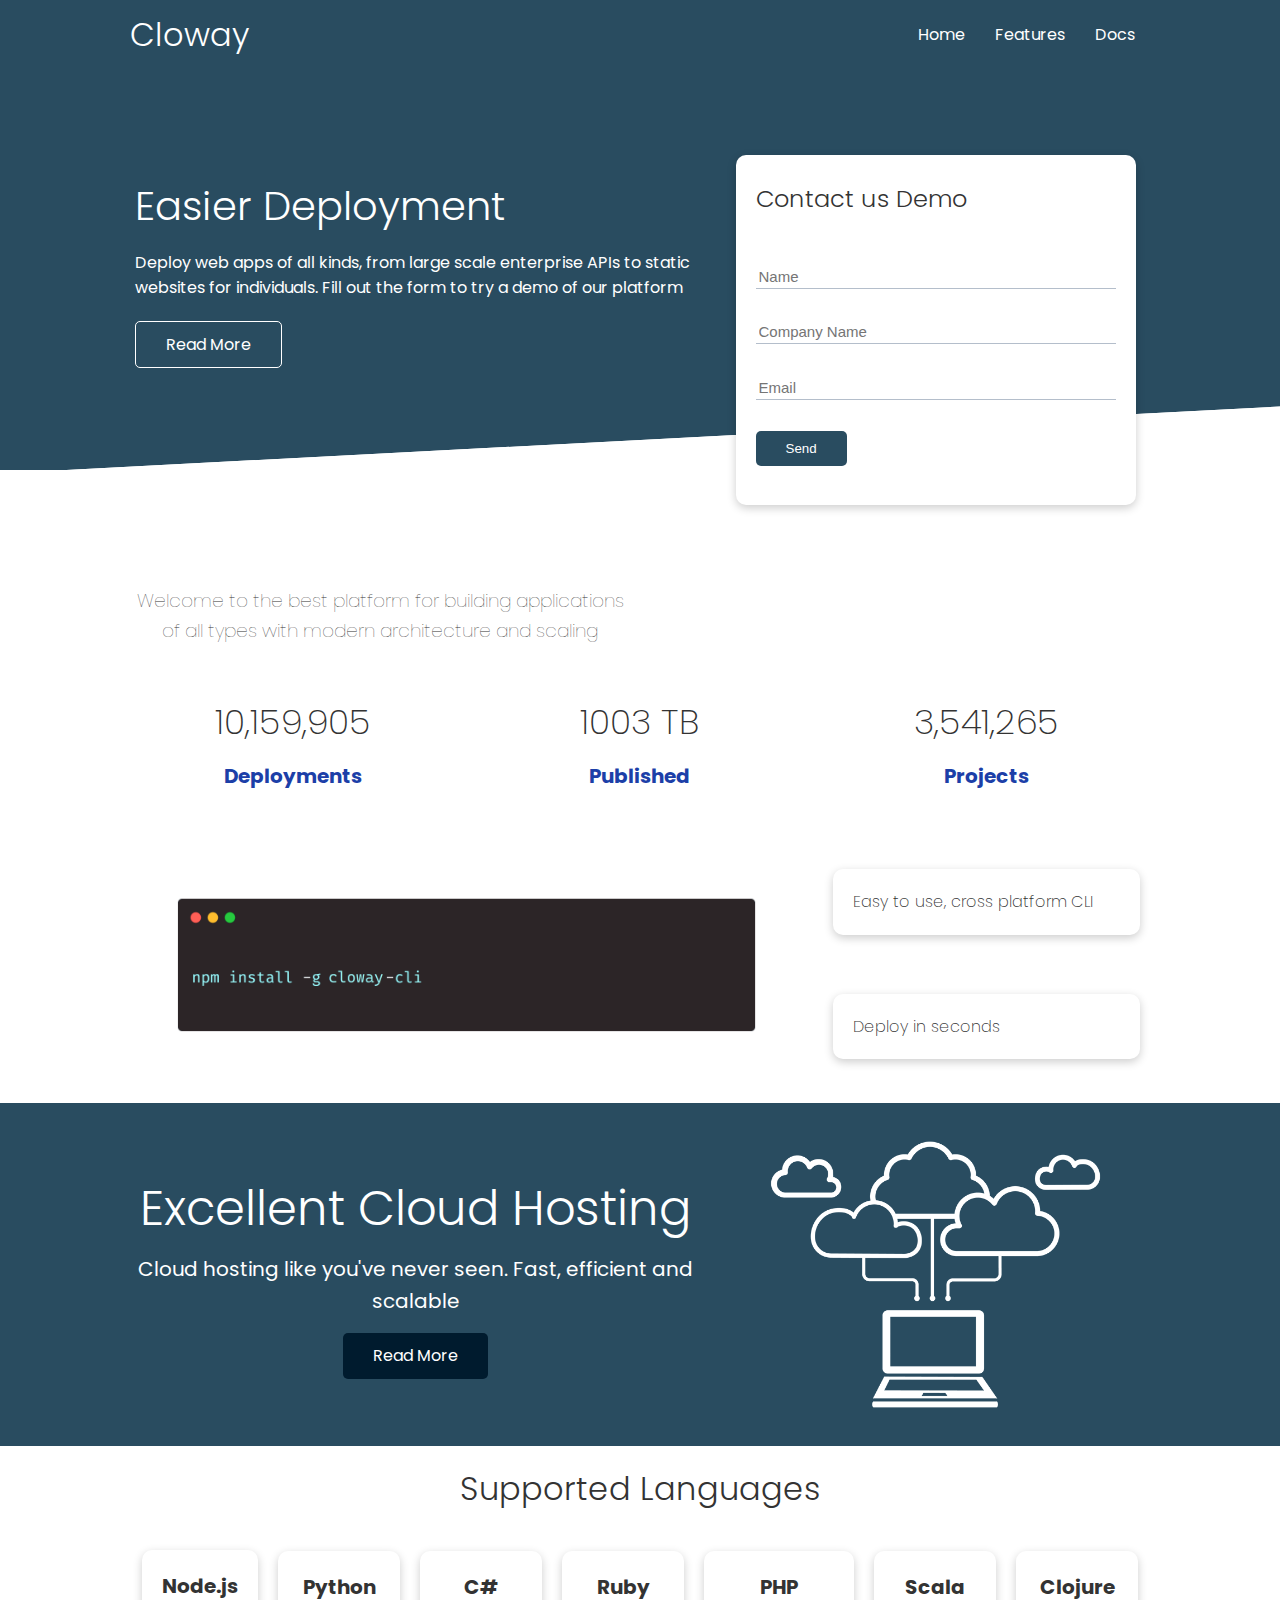
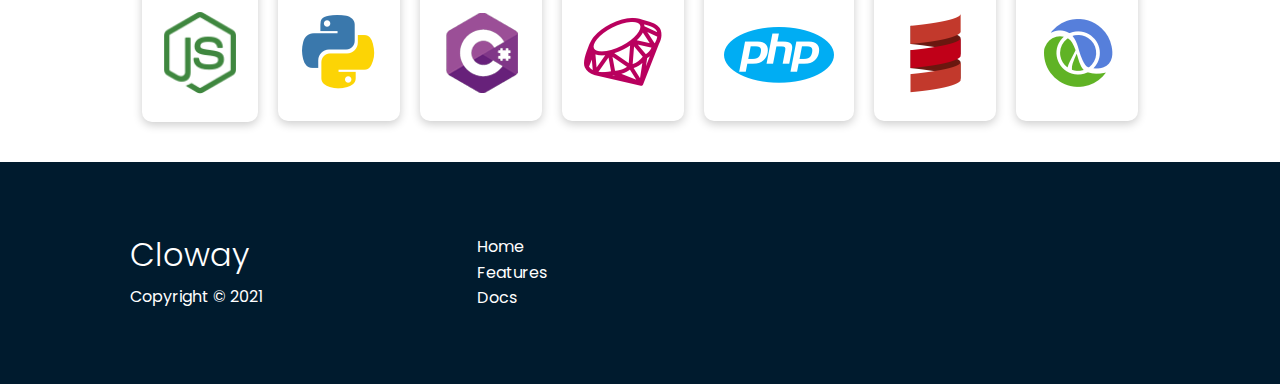
<file: index.html>
<!DOCTYPE html>
<html lang="en">
<head>
    <meta charset="UTF-8">
    <meta name="viewport" content="width=device-width, initial-scale=1.0">
    <!-- <link rel="stylesheet" href="css/base.css">
    <link rel="stylesheet" href="css/navbar.css">
    <link rel="stylesheet" href="css/showcase.css">
    <link rel="stylesheet" href="css/utilities.css">
    <link rel="stylesheet" href="css/stats.css">
    <link rel="stylesheet" href="css/cli.css">
    <link rel="stylesheet" href="css/cloud-languages.css">
    <link rel="stylesheet" href="css/footer.css"> -->
    <link rel="stylesheet" href="css/styles.css">
    <link rel="stylesheet" href="css/utilities.css">
    <!-- Fontawesome -->
    <link rel="stylesheet" href="https://cdnjs.cloudflare.com/ajax/libs/font-awesome/5.15.2/css/all.min.css" integrity="sha512-HK5fgLBL+xu6dm/Ii3z4xhlSUyZgTT9tuc/hSrtw6uzJOvgRr2a9jyxxT1ely+B+xFAmJKVSTbpM/CuL7qxO8w==" crossorigin="anonymous" />
    <title>Cloway | Cloud Hosting For Everyone</title>
</head>
<body>
    <!-- Navbar -->
    <div class="navbar">
        <div class="container flex">
            <h1 class="logo">Cloway</h1>
            <nav>
                <ul>
                    <li><a href="index.html">Home</a></li>
                    <li><a href="features.html">Features</a></li>
                    <li><a href="docs.html">Docs</a></li>
                </ul>
            </nav>
        </div>
    </div>

     <!-- Showcase -->
     <section class="showcase">
        <div class="container grid">
            <div class="showcase-text">
                <h1>Easier Deployment</h1>
                <p>Deploy web apps of all kinds, from large scale enterprise APIs to static websites for individuals. Fill out the form to try a demo of our platform</p>
                <a href="features.html" class="btn btn-outline">Read More</a>
            </div>

            <div class="showcase-form card">
                <h2>Contact us Demo</h2>
                  <form name="contact" netlify-honeypot="bot-field" method="POST" data-netlify="true">
                    <input type="hidden" name="form-name" value="contact">
                    <p class="hidden">
                        <label>Don’t fill this out if you're human: <input name="bot-field" /></label>
                      </p>
                    <div class="form-control">
                        <input type="text" name="name" placeholder="Name" required>
                    </div>
                    <div class="form-control">
                        <input type="text" name="company" placeholder="Company Name" required>
                    </div>
                    <div class="form-control">
                        <input type="email" name="email" placeholder="Email" required>
                    </div>
                    <input type="submit" value="Send" class="btn btn-primary">
                </form>
            </div>
        </div>
    </section>

     <!-- Stats -->
     <section class="stats">
        <div class="container">
            <h3 class="stats-heading text-center my-1">
                Welcome to the best platform for building applications of all types with modern architecture and scaling
            </h3>

            <div class="grid grid-3 text-center my-4">
                <div>
                    <i class="fas fa-server fa-3x"></i>
                    <h3>10,159,905</h3>
                    <p class="text-secondary">Deployments</p>
                </div>
                <div>
                    <i class="fas fa-upload fa-3x"></i>
                    <h3>1003 TB</h3>
                    <p class="text-secondary">Published</p>
                </div>
                <div>
                    <i class="fas fa-project-diagram fa-3x"></i>
                    <h3>3,541,265</h3>
                    <p class="text-secondary">Projects</p>
                </div>
            </div>
        </div>
    </section>

    <!-- Cli -->
    <section class="cli">
        <div class="container grid">
            <img src="img/cli.png" alt="">
            <div class="card">
                <h3>Easy to use, cross platform CLI</h3>
            </div>
            <div class="card">
                <h3>Deploy in seconds</h3>
            </div>
        </div>
    </section>

    <!-- Cloud -->
    <section class="cloud bg-primary my-2 py-2">
        <div class="container grid">
            <div class="text-center">
                <h2 class="lg">Excellent Cloud Hosting</h2>
                <p class="lead my-1">Cloud hosting like you've never seen. Fast, efficient and scalable</p>
                <a href="features.html" class="btn btn-dark">Read More</a>
            </div>
            <img src="img/cloud.png" alt="">
        </div>
    </section>

    <!-- Languages -->
    <section class="languages">
        <h2 class="md text-center my-2">
            Supported Languages
        </h2>
        <div class="container flex">
            <div class="card">
                <h4>Node.js</h4>
                <img src="img/logos/node.png" alt="">
            </div>
            <div class="card">
                <h4>Python</h4>
                <img src="img/logos/python.png" alt="">
              </div>
              <div class="card">
                <h4>C#</h4>
                <img src="img/logos/csharp.png" alt="">
              </div>
              <div class="card">
                <h4>Ruby</h4>
                <img src="img/logos/ruby.png" alt="">
              </div>
              <div class="card">
                <h4>PHP</h4>
                <img src="img/logos/php.png" alt="">
              </div>
              <div class="card">
                <h4>Scala</h4>
                <img src="img/logos/scala.png" alt="">
              </div>
              <div class="card">
                <h4>Clojure</h4>
                <img src="img/logos/clojure.png" alt="">
              </div>
        </div>
    </section>

    <!-- Footer -->
    <footer class="footer bg-dark py-5">
        <div class="container grid grid-3">
            <div>
                <h1>Cloway
                </h1>
                <p>Copyright &copy; 2021</p>
            </div>
            <nav>
                <ul>
                    <li><a href="index.html">Home</a></li>
                    <li><a href="features.html">Features</a></li>
                    <li><a href="docs.html">Docs</a></li>
                </ul>
            </nav>
            <div class="social">
                <a href="#"><i class="fab fa-github fa-2x"></i></a>
                <a href="#"><i class="fab fa-facebook fa-2x"></i></a>
                <a href="#"><i class="fab fa-instagram fa-2x"></i></a>
                <a href="#"><i class="fab fa-twitter fa-2x"></i></a>
            </div>
        </div>
    </footer>
</body>
</html>
</file>
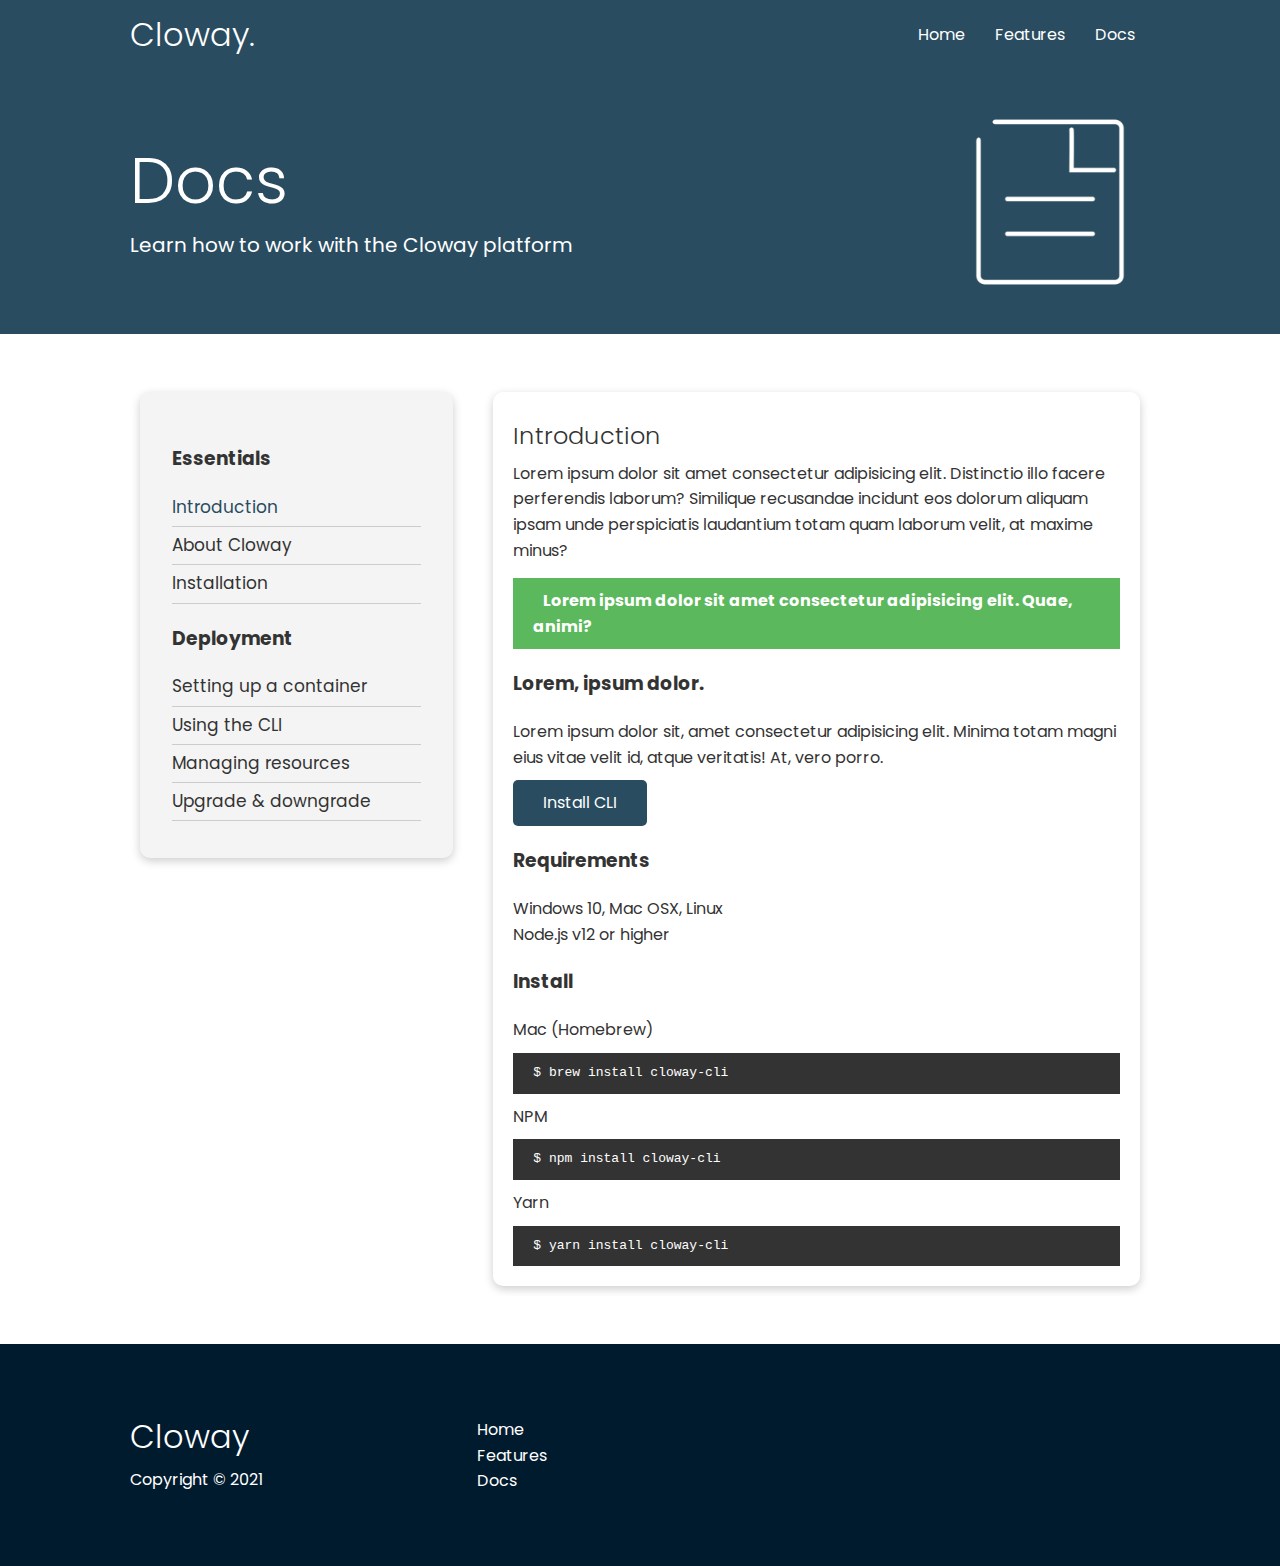
<file: docs.html>
<!DOCTYPE html>
<html lang="en">
<head>
    <meta charset="UTF-8">
    <meta name="viewport" content="width=device-width, initial-scale=1.0">
    <link rel="stylesheet" href="https://cdnjs.cloudflare.com/ajax/libs/font-awesome/5.15.1/css/all.min.css" integrity="sha512-+4zCK9k+qNFUR5X+cKL9EIR+ZOhtIloNl9GIKS57V1MyNsYpYcUrUeQc9vNfzsWfV28IaLL3i96P9sdNyeRssA==" crossorigin="anonymous" />
    <link rel="stylesheet" href="css/utilities.css">
    <link rel="stylesheet" href="css/styles.css">
    <title>Cloway | Cloud Hosting For Everyone</title>
</head>
<body>
    <!-- Navbar -->
    <div class="navbar">
        <div class="container flex">
            <h1 class="logo">Cloway.</h1>
            <nav>
                <ul>
                    <li><a href="index.html">Home</a></li>
                    <li><a href="features.html">Features</a></li>
                    <li><a href="docs.html">Docs</a></li>
                </ul>
            </nav>
        </div>
    </div>

    <!-- Head -->
    <section class="docs-head bg-primary py-3">
        <div class="container grid">
            <div>
                <h1 class="xl">Docs</h1>
                <p class="lead">
                    Learn how to work with the Cloway platform
                </p>
            </div>
            <img src="img/docs.png" alt="">
        </div>
    </section>

    <!-- Docs main -->
    <section class="docs-main my-4">
        <div class="container grid">
            <div class="card bg-light p-3">
                <h3 class="my-2">Essentials</h3>
                <nav>
                    <ul>
                        <li><a class="text-primary" href="#">Introduction</a></li>
                        <li><a href="#">About Cloway</a></li>
                        <li><a href="#">Installation</a></li>
                    </ul>
                </nav>

                <h3 class="my-2">Deployment</h3>
                <nav>
                    <ul>
                        <li><a href="#">Setting up a container</a></li>
							<li><a href="#">Using the CLI</a></li>
							<li><a href="#">Managing resources</a></li>
							<li><a href="#">Upgrade & downgrade</a></li>
                    </ul>
                </nav>
            </div>
            <div class="card">
                <h2>Introduction</h2>
                <p>Lorem ipsum dolor sit amet consectetur adipisicing elit. Distinctio illo facere perferendis laborum? Similique recusandae incidunt eos dolorum aliquam ipsam unde perspiciatis laudantium totam quam laborum velit, at maxime minus?</p>

                <div class="alert alert-success">
                    <i class="fas fa-info"></i> Lorem ipsum dolor sit amet consectetur adipisicing elit. Quae, animi?
                </div>

                <h3>Lorem, ipsum dolor.</h3>
                <p>Lorem ipsum dolor sit, amet consectetur adipisicing elit. Minima totam magni eius vitae velit id, atque veritatis! At, vero porro.</p>
                <a href="#" class="btn btn-primary">Install CLI</a>

                <h3>Requirements</h3>
                <ul>
                    <li>Windows 10, Mac OSX, Linux</li>
                    <li>Node.js v12 or higher</li>
                </ul>

                <h3>Install</h3>
                <p>Mac (Homebrew)</p>
                <pre><code>$ brew install cloway-cli</code></pre>
                <p>NPM</p>
                <pre><code>$ npm install cloway-cli</code></pre>
                <p>Yarn</p>
                <pre><code>$ yarn install cloway-cli</code></pre>

            </div>
        </div>
    </section>
    
    <!-- Footer -->
    <footer class="footer bg-dark py-5">
        <div class="container grid grid-3">
            <div>
                <h1>Cloway
                </h1>
                <p>Copyright &copy; 2021</p>
            </div>
            <nav>
                <ul>
                    <li><a href="index.html">Home</a></li>
                    <li><a href="features.html">Features</a></li>
                    <li><a href="docs.html">Docs</a></li>
                </ul>
            </nav>
            <div class="social">
                <a href="#"><i class="fab fa-github fa-2x"></i></a>
                <a href="#"><i class="fab fa-facebook fa-2x"></i></a>
                <a href="#"><i class="fab fa-instagram fa-2x"></i></a>
                <a href="#"><i class="fab fa-twitter fa-2x"></i></a>
            </div>
        </div>
    </footer>
</body>
</html>
</file>
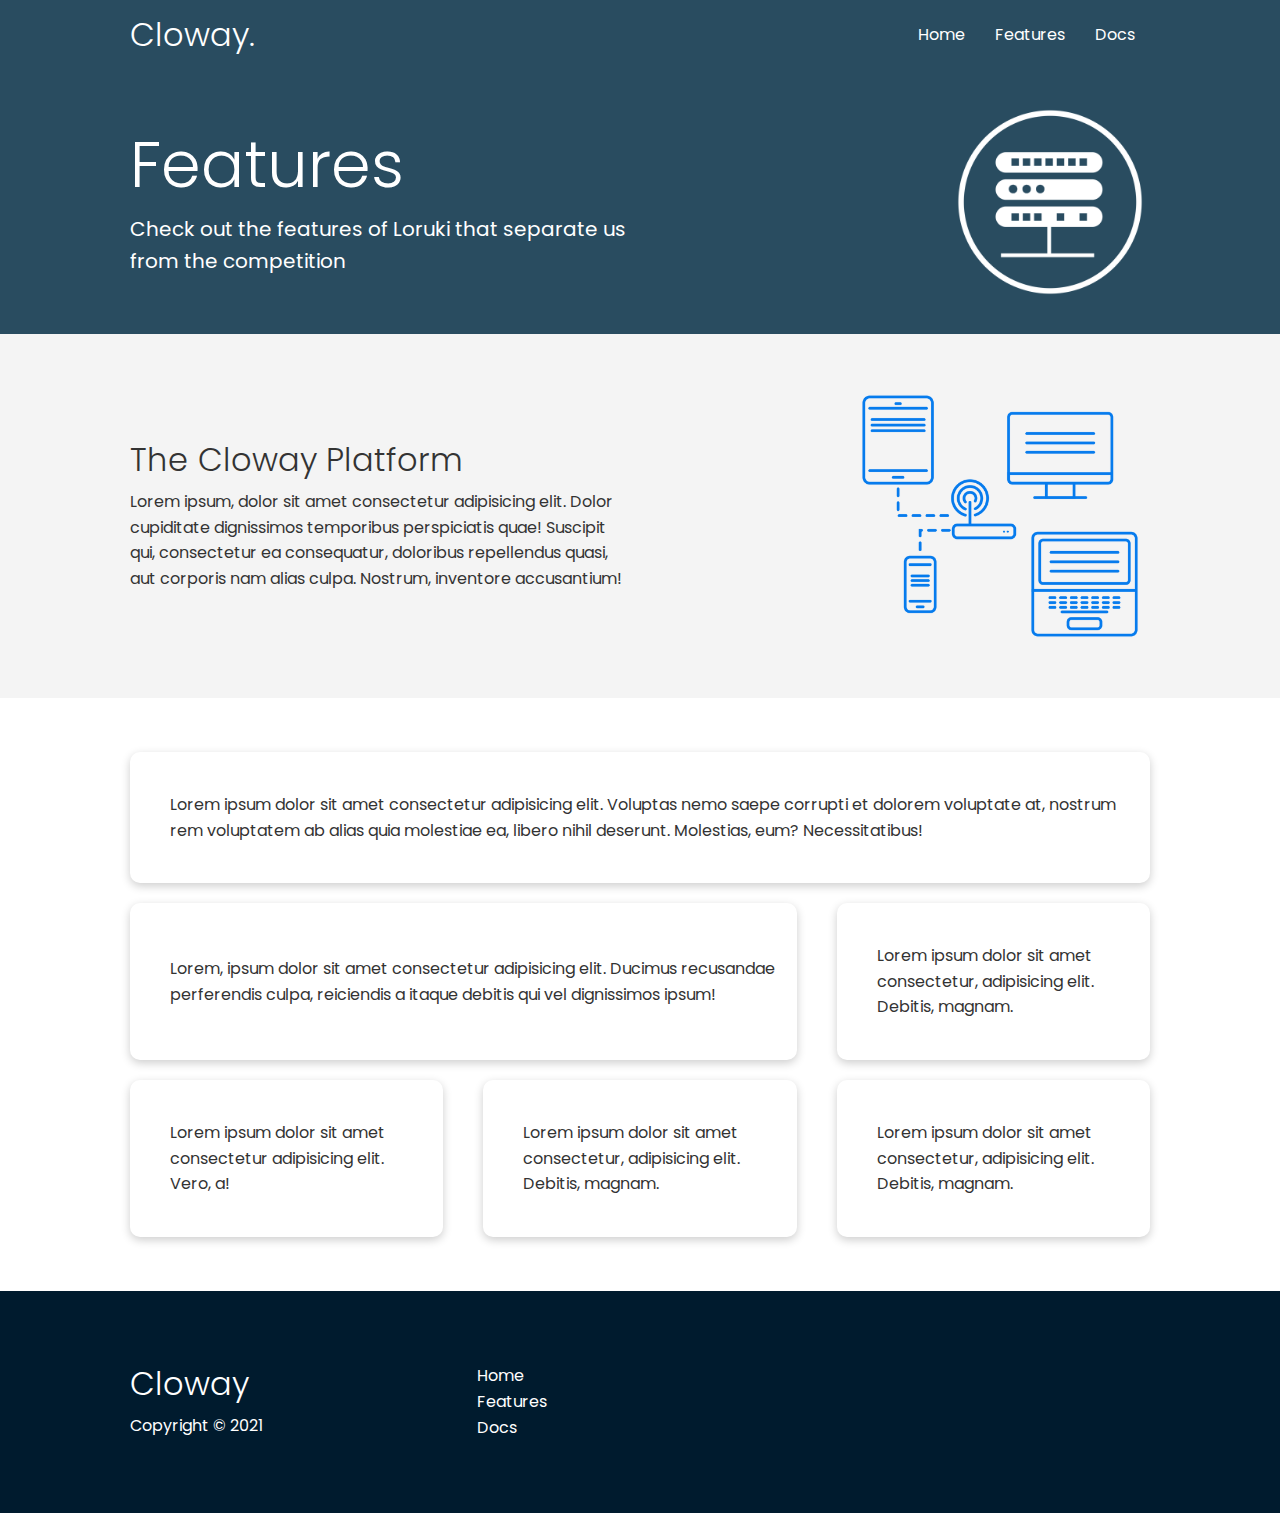
<file: features.html>
<!DOCTYPE html>
<html lang="en">
<head>
    <meta charset="UTF-8">
    <meta name="viewport" content="width=device-width, initial-scale=1.0">
    <link rel="stylesheet" href="https://cdnjs.cloudflare.com/ajax/libs/font-awesome/5.15.1/css/all.min.css" integrity="sha512-+4zCK9k+qNFUR5X+cKL9EIR+ZOhtIloNl9GIKS57V1MyNsYpYcUrUeQc9vNfzsWfV28IaLL3i96P9sdNyeRssA==" crossorigin="anonymous" />
    <link rel="stylesheet" href="css/utilities.css">
    <link rel="stylesheet" href="css/styles.css">
    <title>Cloway | Cloud Hosting For Everyone</title>
</head>
<body>
    <!-- Navbar -->
    <div class="navbar">
        <div class="container flex">
            <h1 class="logo">Cloway.</h1>
            <nav>
                <ul>
                    <li><a href="index.html">Home</a></li>
                    <li><a href="features.html">Features</a></li>
                    <li><a href="docs.html">Docs</a></li>
                </ul>
            </nav>
        </div>
    </div>

    <!-- Head -->
    <section class="features-head bg-primary py-3">
        <div class="container grid">
            <div>
                <h1 class="xl">Features</h1>
                <p class="lead">
                    Check out the features of Loruki that separate us from the
						competition
                </p>
            </div>
            <img src="img/server.png" alt="">
        </div>
    </section>

    <!-- Sub head -->
    <section class="features-sub-head bg-light py-3">
        <div class="container grid">
            <div>
                <h1 class="md">The Cloway Platform</h1>
                <p>
                    Lorem ipsum, dolor sit amet consectetur adipisicing elit. Dolor cupiditate dignissimos temporibus perspiciatis quae! Suscipit qui, consectetur ea consequatur, doloribus repellendus quasi, aut corporis nam alias culpa. Nostrum, inventore accusantium!
                </p>
            </div>
            <img src="img/server2.png" alt="">
        </div>
    </section>

    <section class="features-main my-2">
        <div class="container grid grid-3">
            <div class="card flex">
                <i class="fas fa-server fa-3x"></i>
                <p>Lorem ipsum dolor sit amet consectetur adipisicing elit. Voluptas nemo saepe corrupti et dolorem voluptate at, nostrum rem voluptatem ab alias quia molestiae ea, libero nihil deserunt. Molestias, eum? Necessitatibus!</p>
            </div>
            <div class="card flex">
                <i class="fas fa-network-wired fa-3x"></i>
                <p>
                    Lorem, ipsum dolor sit amet consectetur adipisicing elit. Ducimus
                    recusandae perferendis culpa, reiciendis a itaque debitis qui vel
                    dignissimos ipsum!
                </p>
            </div>
            <div class="card flex">
                <i class="fas fa-laptop-code fa-3x"></i>
                <p>
                    Lorem ipsum dolor sit amet consectetur, adipisicing elit. Debitis,
                    magnam.
                </p>
            </div>
            <div class="card flex">
                <i class="fas fa-database fa-3x"></i>
                <p>
                    Lorem ipsum dolor sit amet consectetur adipisicing elit. Vero, a!
                </p>
            </div>
            <div class="card flex">
                <i class="fas fa-power-off fa-3x"></i>
                <p>
                    Lorem ipsum dolor sit amet consectetur, adipisicing elit. Debitis,
                    magnam.
                </p>
            </div>
            <div class="card flex">
                <i class="fas fa-upload fa-3x"></i>
                <p>
                    Lorem ipsum dolor sit amet consectetur, adipisicing elit. Debitis,
                    magnam.
                </p>
            </div>
        </div>
    </section>

    <!-- Footer -->
    <footer class="footer bg-dark py-5">
        <div class="container grid grid-3">
            <div>
                <h1>Cloway
                </h1>
                <p>Copyright &copy; 2021</p>
            </div>
            <nav>
                <ul>
                    <li><a href="index.html">Home</a></li>
                    <li><a href="features.html">Features</a></li>
                    <li><a href="docs.html">Docs</a></li>
                </ul>
            </nav>
            <div class="social">
                <a href="#"><i class="fab fa-github fa-2x"></i></a>
                <a href="#"><i class="fab fa-facebook fa-2x"></i></a>
                <a href="#"><i class="fab fa-instagram fa-2x"></i></a>
                <a href="#"><i class="fab fa-twitter fa-2x"></i></a>
            </div>
        </div>
    </footer>
</body>
</html>
</file>
<file: css/utilities.css>
.container{
    max-width: 1100px;
    margin: 0 auto;
    overflow: auto;
    padding: 0 40px;
}

.flex{
    display: flex;
    justify-content: center;
    align-items: center;
    height: 100%;
}

.grid {
    display: grid;
    grid-template-columns: repeat(2, 1fr);
    gap: 20px;
    justify-content: center;
    align-items: center;
    height: 100%;
}

.grid-3{
    grid-template-columns: repeat(3, 1fr);
}

.card {
    background-color: #fff;
    color: #333;
    border-radius: 10px;
    box-shadow: 0 3px 10px rgba(0, 0, 0, 0.2);
    padding: 20px;
    margin: 10px;
}

.btn {
    display: inline-block;
    padding: 10px 30px;
    cursor: pointer;
    background: var(--primary-color);
    color: #fff;
    border: none;
    border-radius: 5px;
}

.btn-outline {
    background-color: transparent;
    border: 1px #fff solid;
}

.btn:hover {
    transform: scale(0.98);
}

/* Backgrounds & colored buttons */
.bg-primary,
.btn-primary {
  background-color: var(--primary-color);
  color: #fff;
}

.bg-secondary,
.btn-secondary {
  background-color: var(--secondary-color);
  color: #fff;
}

.bg-dark,
.btn-dark {
  background-color: var(--dark-color);
  color: #fff;
}

.bg-light,
.btn-light {
  background-color: var(--light-color);
  color: #333;
}

.bg-primary a,
.btn-primary a,
.bg-secondary a,
.btn-secondary a,
.bg-dark a,
.btn-dark a {
  color: #fff;
}

/* Text colors */
.text-primary {
    color: var(--primary-color);
  }
  
  .text-secondary {
    color: var(--secondary-color);
  }
  
  .text-dark {
    color: var(--dark-color);
  }
  
  .text-light {
    color: var(--light-color);
  }

/* Text sizes */
.lead {
    font-size: 20px;
  }
  
  .sm {
    font-size: 1rem;
  }
  
  .md {
    font-size: 2rem;
  }
  
  .lg {
    font-size: 3rem;
  }
  
  .xl {
    font-size: 4rem;
  }

.text-center{
    text-align: center;
}

/* Alert */
.alert {
    background-color: var(--light-color);
    padding: 10px 20px;
    font-weight: bold;
    margin: 15px 0;
  }
  
  .alert i {
    margin-right: 10px;
  }
  
  .alert-success {
    background-color: var(--success-color);
    color: #fff;
  }
  
  .alert-error {
    background-color: var(--error-color);
    color: #fff;
  }

/*Margin*/
.my-1{
    margin: 1rem 0;
}

.my-2{
    margin: 1.5rem 0;
}

.my-3{
    margin: 2rem 0;
}

.my-4{
    margin: 3rem 0;
}

.my-5{
    margin: 4rem 0;
}

.m-1{
    margin: 1rem;
}

.m-2{
    margin: 1.5rem;
}

.m-3{
    margin: 2rem;
}

.m-4{
    margin: 3rem;
}

.m-5{
    margin: 4rem 
}

/*Padding*/
.py-1{
    padding: 1rem 0;
}

.py-2{
    padding: 1.5rem 0;
}

.py-3{
    padding: 2rem 0;
}

.py-4{
    padding: 3rem 0;
}

.py-5{
    padding: 4rem 0;
}

.p-1{
    padding: 1rem;
}

.p-2{
    padding: 1.5rem;
}

.p-3{
    padding: 2rem;
}

.p-4{
    padding: 3rem;
}

.p-5{
    padding: 4rem 
}
</file>
<file: css/styles.css>
@import url('https://fonts.googleapis.com/css2?family=Poppins:wght@300&display=swap');

:root {
    --primary-color: #294c60;
    --secondary-color: #1c3fa8;
    --dark-color: #001b2e;
    --light-color: #f4f4f4;
    --success-color: #5cb85c;
    --error-color: #d9534f;
  }

*{
    box-sizing: border-box;
    padding: 0;
    margin: 0;
}

body{
    font-family: 'Poppins', sans-serif;
    color: #333;
    line-height: 1.6;
}

ul{
    list-style-type: none;
}

a{
    text-decoration: none;
    color: #333;
}

h1,h2{
    font-weight: 300;
    line-height: 1.2;
    margin: 10px 0;
}
h3{
    font-weight: 200;
}

p{
    margin: 10px 0;
}

img{
    width: 100%;
}

code,
pre {
  background: #333;
  color: #fff;
  padding: 10px;
}

.hidden{
    visibility: hidden;
    height: 0;
}

/* Navbar */
.navbar {
    background-color: var(--primary-color);
    color: #fff;
    height: 70px;
}

.navbar ul {
    display: flex;
}

.navbar a {
    color: #fff;
    padding: 10px;
    margin: 0 5px;
    
}

.navbar a:hover {
    border-bottom: 2px #fff solid;
}

.navbar .flex {
    justify-content: space-between;
}

/*Showcase*/
.showcase {
    height: 400px;
    background-color: var(--primary-color);
    color: #fff;
    position: relative;
}

.showcase h1 {
    font-size: 40px;
}

.showcase p {
    margin: 20px 0;
}

.showcase .grid {
    overflow: visible;
    grid-template-columns: 55% auto;
    gap: 30px;
}

.showcase-form {
    position: relative;
    top: 60px;
    height: 350px;
    width: 400px;
    padding: 40px;
    z-index: 100;
    justify-self: flex-end;
    animation: slideInFromRight 1s ease-in;
}

.showcase-form .form-control {
    margin: 30px 0;
}

.showcase-form input[type='text'],
.showcase-form input[type='email'] {
  border: 0;
  border-bottom: 1px solid #b4becb;
  width: 100%;
  padding: 3px;
  font-size: 15px;
}

.showcase-form input:focus {
    outline: none;
}

/*curved line simulation*/
.showcase::before,.showcase::after{
  content: '';
  position: absolute;
  height: 100px;
  bottom: -70px;
  right: 0;
  left: 0;
  background: white;
  transform: skewY(-3deg);
  -webkit-transform: skewY(-3deg);
  -moz-transform: skewY(-3deg);
  -ms-transform: skewY(-3deg);
}

/*Stats*/
.stats {
    padding-top: 100px;
    animation: slideInFromBottom 1s ease-in;
}

.stats-heading {
    max-width: 500px;
    margin: auto;
    font-weight: 100;
}

.stats .grid h3{
    font-size: 35px;
    font-weight: 200;
}

.stats .grid p {
    font-size: 20px;
    font-weight: bold;
}

/* Cli */
.cli .grid {
    grid-template-columns: repeat(3, 1fr);
    grid-template-rows: repeat(2, 1fr);
}

.cli h3{
    font-size: 16px;
}
  
.cli .grid > *:first-child {
    grid-column: 1 / span 2;
    grid-row: 1 / span 2;
}

/* Cloud */
.cloud .grid {
    grid-template-columns: 4fr 3fr;
}
  
/* Languages */
  
.languages .flex {
flex-wrap: wrap;
}
  
.languages .card {
    text-align: center;
    margin: 18px 10px 40px;
    transition: transform 0.2s ease-in;
}
  
.languages .card h4 {
    font-size: 20px;
    margin-bottom: 10px;
}
  
.languages .card:hover {
    transform: translateY(-15px);
}

/* Features */
.features-head img,
.docs-head img {
  width: 200px;
  justify-self: flex-end;
}

.features-sub-head img {
  width: 300px;
  justify-self: flex-end;
}

.features-main .card > i {
  margin-right: 20px;
}

.features-main .grid {
  padding: 30px;
}

.features-main .grid > *:first-child {
  grid-column: 1 / span 3;
}

.features-main .grid > *:nth-child(2) {
  grid-column: 1 / span 2;
}

/* Docs */
.docs-main h3 {
    margin: 20px 0;
    font-weight: bolder;
  }
  
  .docs-main .grid {
    grid-template-columns: 1fr 2fr;
    align-items: flex-start;
  }
  
  .docs-main nav li {
    font-size: 17px;
    padding-bottom: 5px;
    margin-bottom: 5px;
    border-bottom: 1px #ccc solid;
  }
  
  .docs-main a:hover {
    font-weight: bold;
  }
  

/* Footer */
.footer .social a {
    margin: 0 10px;
}

/* Animations */
@keyframes slideInFromLeft {
    0% {
      transform: translateX(-100%);
    }
  
    100% {
      transform: translateX(0);
    }
  }
  
  @keyframes slideInFromRight {
    0% {
      transform: translateX(100%);
    }
  
    100% {
      transform: translateX(0);
    }
  }
  
  @keyframes slideInFromTop {
    0% {
      transform: translateY(-100%);
    }
  
    100% {
      transform: translateX(0);
    }
  }
  
  @keyframes slideInFromBottom {
    0% {
      transform: translateY(100%);
    }
  
    100% {
      transform: translateX(0);
    }
  }

/* Tablets and under */
@media (max-width: 768px) {
    .grid,
    .showcase .grid,
    .stats .grid,
    .cli .grid,
    .cloud .grid,
    .features-main .grid,
    .docs-main .grid {
      grid-template-columns: 1fr;
      grid-template-rows: 1fr;
    }
  
    .showcase {
      height: auto;
    }
  
    .showcase-text {
      text-align: center;
      margin-top: 40px;
      animation: slideInFromTop 1s ease-in;
    }
  
    .showcase-form {
      justify-self: center;
      margin: auto;
      animation: slideInFromBottom 1s ease-in;
    }
  
    .cli .grid > *:first-child {
      grid-column: 1;
      grid-row: 1;
    }
  
    .features-head,
    .features-sub-head,
    .docs-head {
      text-align: center;
    }
  
    .features-head img,
    .features-sub-head img,
    .docs-head img {
      justify-self: center;
    }
  
    .features-main .grid > *:first-child,
    .features-main .grid > *:nth-child(2) {
      grid-column: 1;
    }
  }

/* Mobile */
@media (max-width: 500px) {
    .navbar {
      height: 120px;
    }
    .container{
        overflow-y: hidden;
    }
  
    .navbar .flex {
      flex-direction: column;
    }
  
    .navbar ul {
      padding: 15px;
      background-color: rgba(0, 0, 0, 0.1);
    }
    
    .showcase-form {
      width: 300px;
    }
  }
</file>
